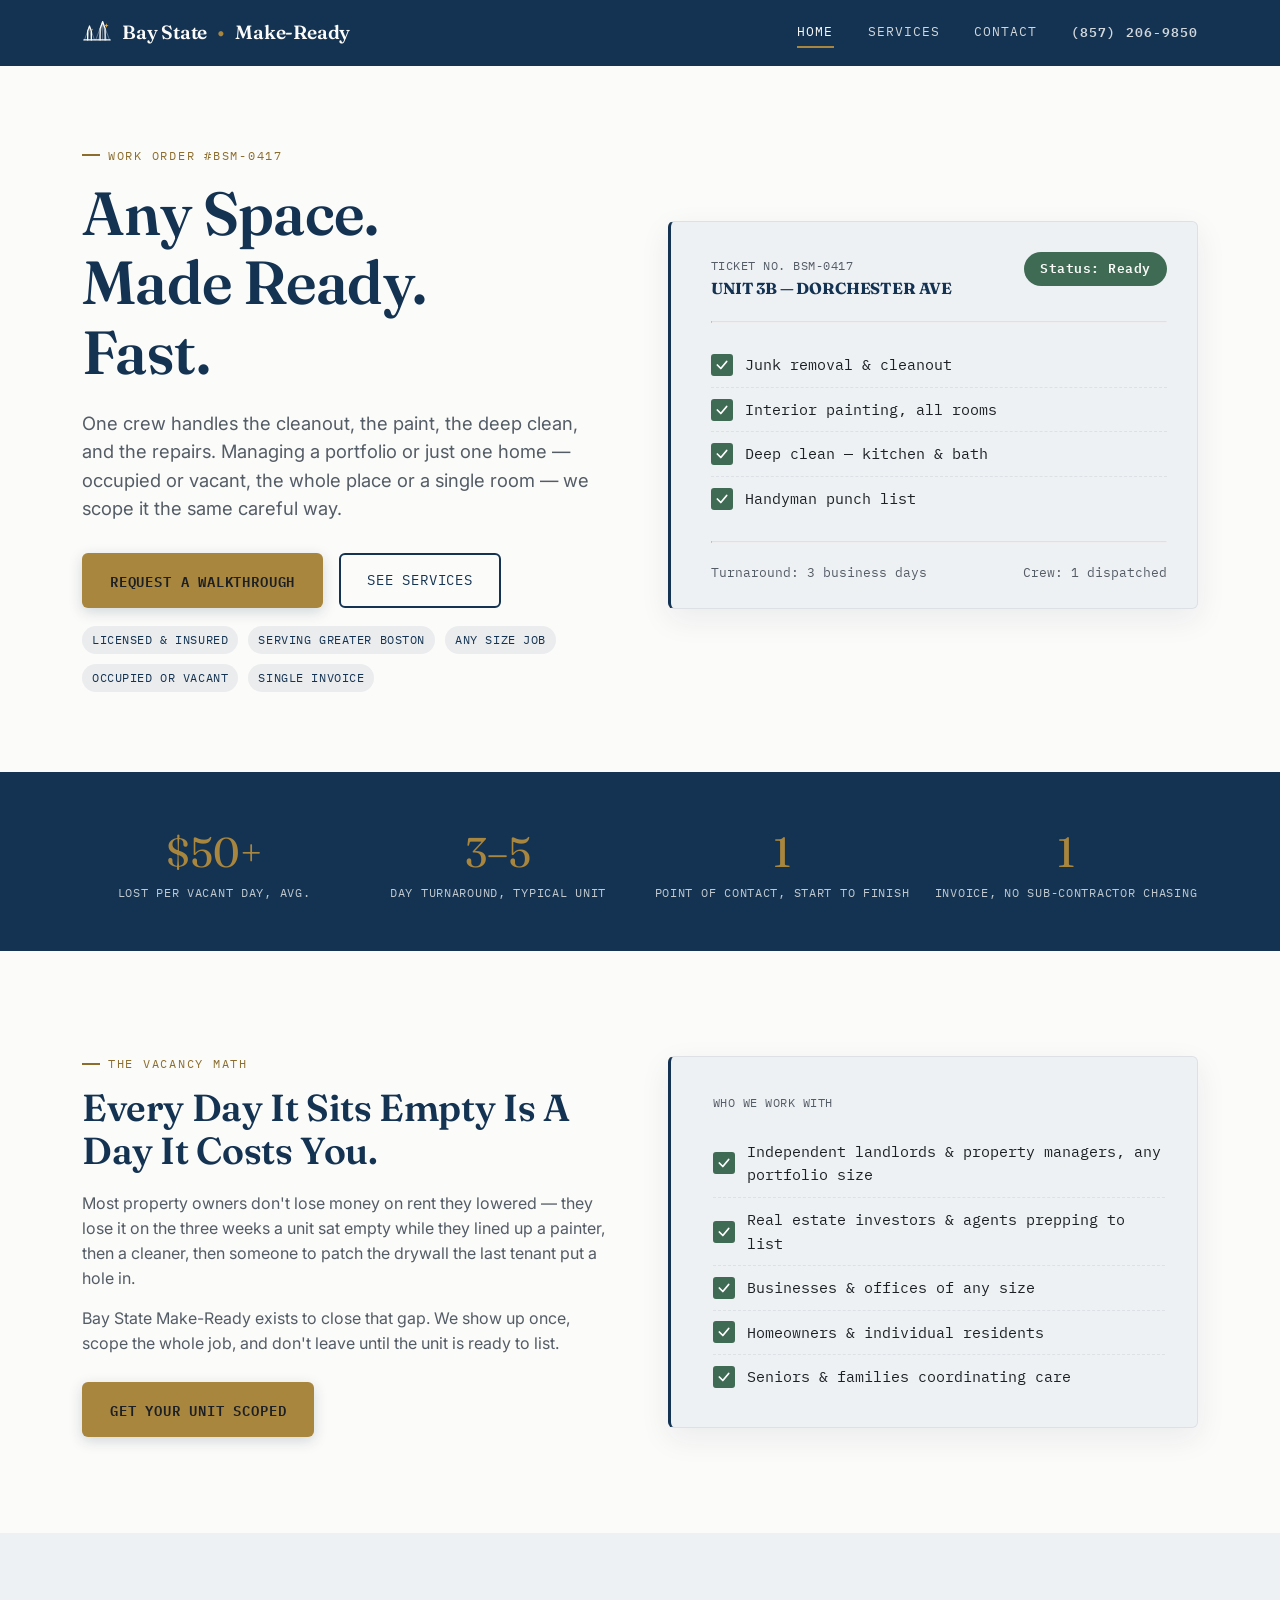
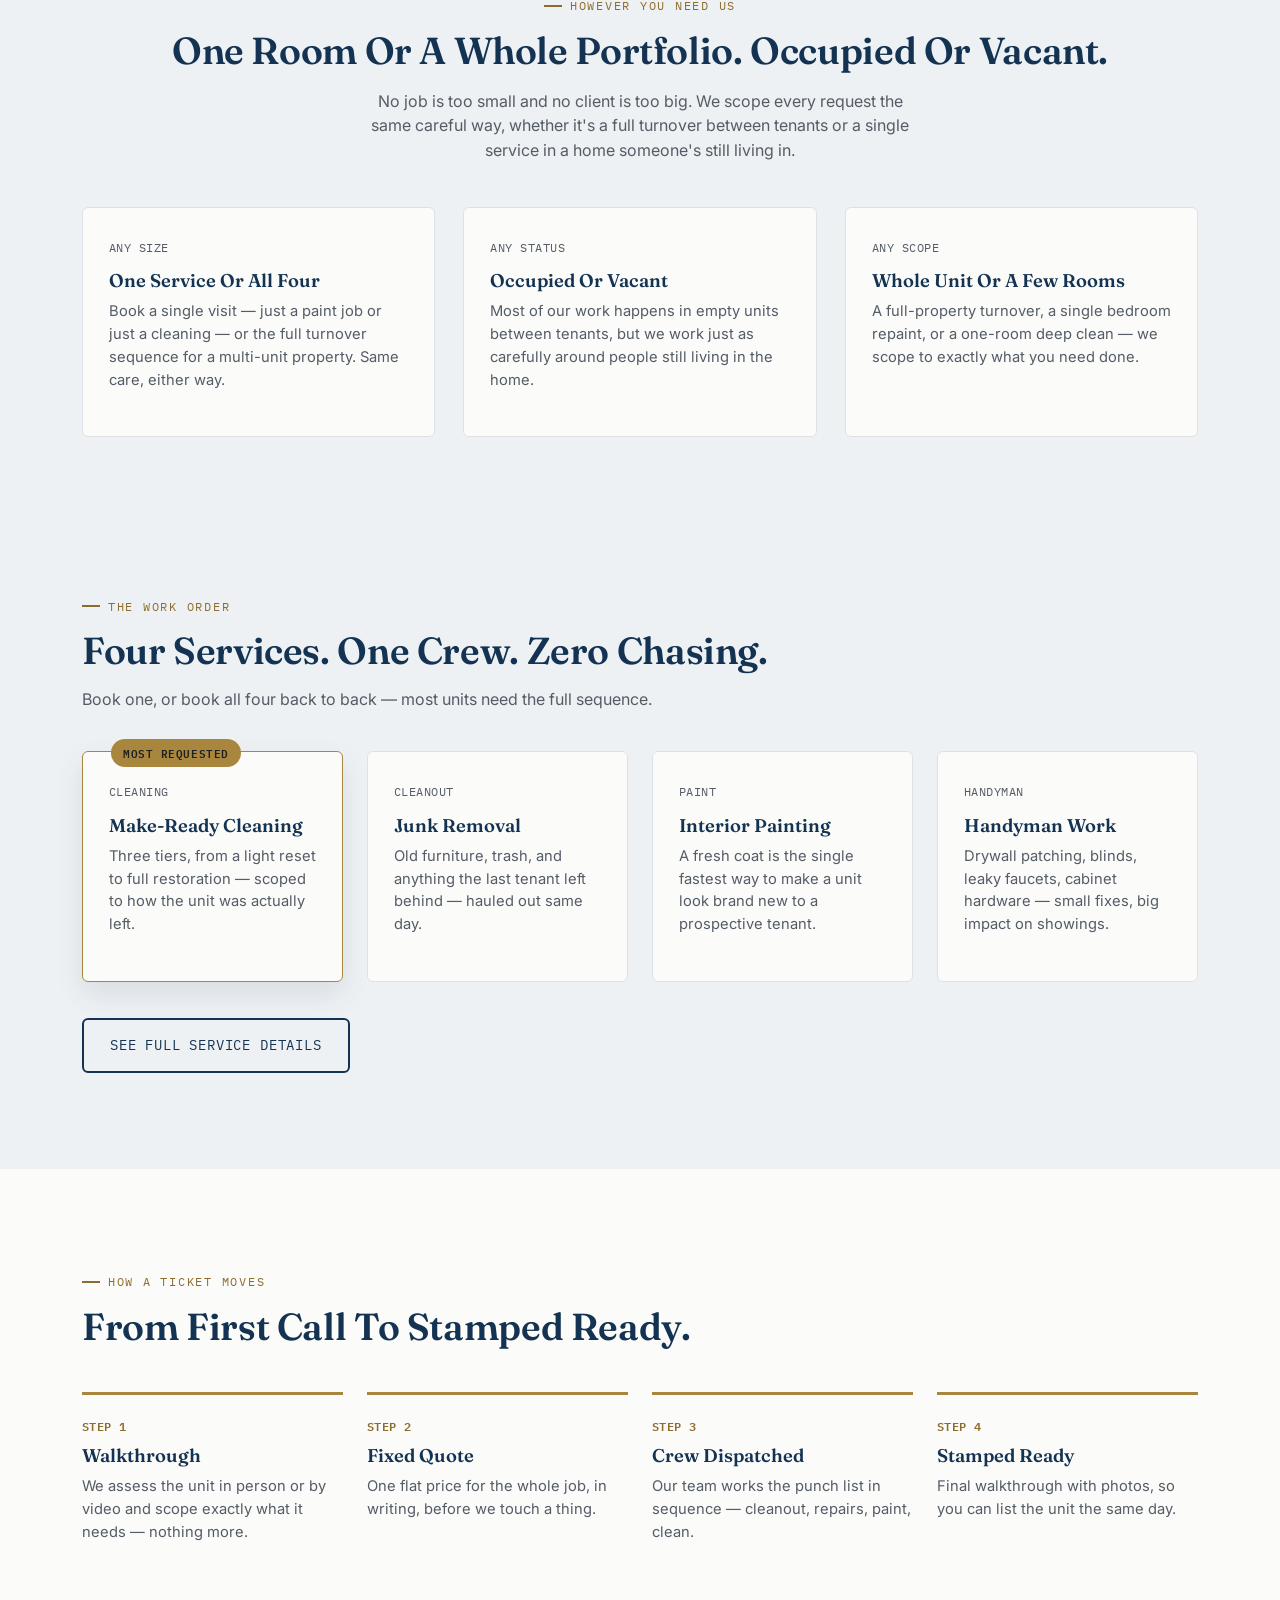
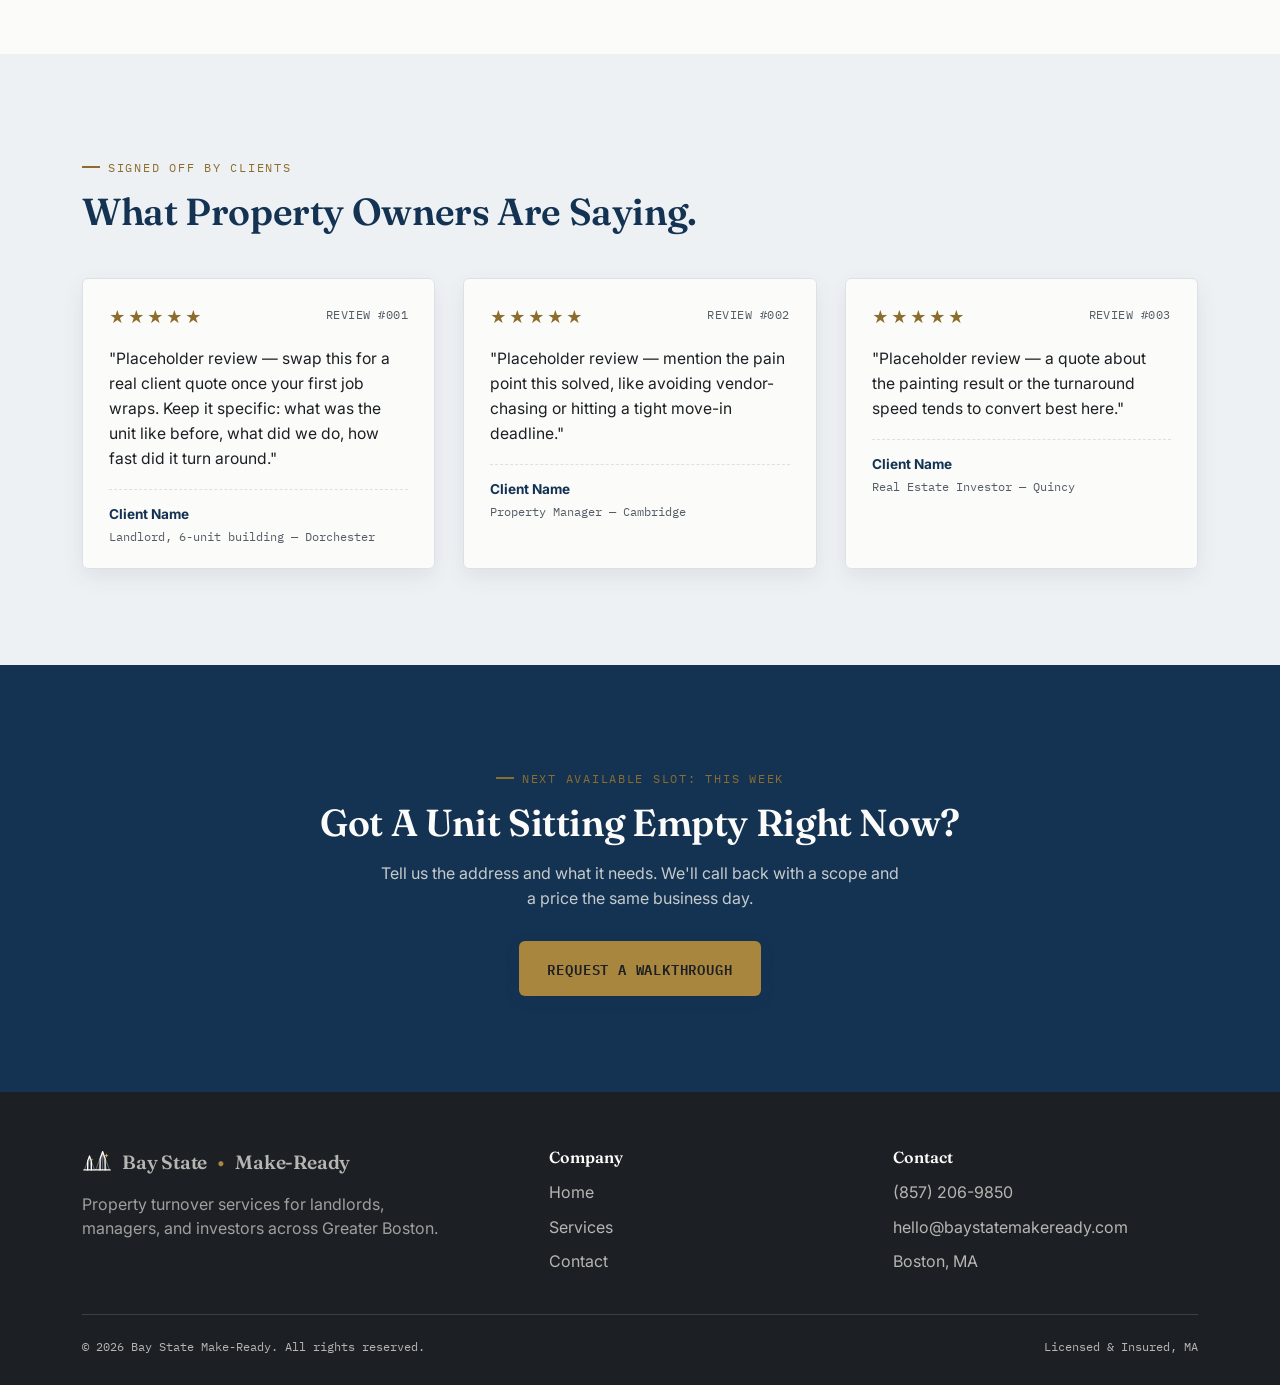
<file: index.html>
<!DOCTYPE html>
<html lang="en">
<head>
<meta charset="UTF-8">
<meta name="viewport" content="width=device-width, initial-scale=1.0">
<title>Bay State Make-Ready | Property Turnover Services, Boston MA</title>
<meta name="description" content="Junk removal, painting, deep cleaning, and handyman repairs — one crew, one invoice, one point of contact. Bay State Make-Ready serves property managers, businesses, and homeowners across Greater Boston, occupied or vacant, any size job.">
<link rel="preconnect" href="https://fonts.googleapis.com">
<link rel="preconnect" href="https://fonts.gstatic.com" crossorigin>
<link href="https://fonts.googleapis.com/css2?family=Fraunces:ital,wght@0,500;0,600;0,700;1,600&family=IBM+Plex+Mono:wght@400;600&family=Inter:wght@400;500;600;700&display=swap" rel="stylesheet">
<link rel="stylesheet" href="styles.css">
</head>
<body>

<header class="site">
  <div class="nav-row">
    <a href="index.html" class="logo"><svg class="brand-mark" width="30" height="30" viewBox="0 0 48 48" fill="none" xmlns="http://www.w3.org/2000/svg" aria-hidden="true"><line x1="3" y1="35" x2="45" y2="35" stroke="currentColor" stroke-width="2" stroke-linecap="round"/><path d="M9 35V21L12 13L15 21V35" stroke="currentColor" stroke-width="2" stroke-linejoin="round" stroke-linecap="round"/><path d="M29 35V17L33 6L37 17V35" stroke="currentColor" stroke-width="2" stroke-linejoin="round" stroke-linecap="round"/><path d="M12 13L4 35M12 13L9 35M12 13L15 35M12 13L20 35" stroke="currentColor" stroke-width="1" stroke-linecap="round" opacity="0.55"/><path d="M33 6L22 35M33 6L27 35M33 6L33 35M33 6L39 35M33 6L44 35" stroke="currentColor" stroke-width="1" stroke-linecap="round" opacity="0.55"/><path d="M39 8.5L40 11L42.5 12L40 13L39 15.5L38 13L35.5 12L38 11Z" fill="#D9A94A"/><path d="M16 16.5L16.6 18L18.1 18.6L16.6 19.2L16 20.7L15.4 19.2L13.9 18.6L15.4 18Z" fill="#D9A94A"/></svg>Bay State<span class="dot">•</span>Make-Ready</a>
    <button class="menu-toggle" id="menuToggle" aria-label="Toggle menu" aria-expanded="false">☰</button>
    <nav class="links" id="navLinks">
      <a href="index.html" class="active">Home</a>
      <a href="services.html">Services</a>
      <a href="contact.html">Contact</a>
      <a href="contact.html" class="nav-phone">(857) 206-9850</a>
    </nav>
  </div>
</header>

<!-- HERO -->
<section style="padding-top:72px; padding-bottom:80px;">
  <div class="wrap grid-2">
    <div>
      <span class="eyebrow">Work Order #BSM-0417</span>
      <h1>Any Space.<br>Made Ready.<br>Fast.</h1>
      <p style="font-size:1.15rem; margin-top:22px; max-width:46ch;">One crew handles the cleanout, the paint, the deep clean, and the repairs. Managing a portfolio or just one home — occupied or vacant, the whole place or a single room — we scope it the same careful way.</p>
      <div style="display:flex; gap:16px; flex-wrap:wrap; margin-top:30px;">
        <a href="contact.html" class="btn btn-primary">Request a Walkthrough</a>
        <a href="services.html" class="btn btn-ghost">See Services</a>
      </div>
      <div class="tag-row">
        <span class="tag">Licensed &amp; Insured</span>
        <span class="tag">Serving Greater Boston</span>
        <span class="tag">Any Size Job</span>
        <span class="tag">Occupied or Vacant</span>
        <span class="tag">Single Invoice</span>
      </div>
    </div>

    <div>
      <div class="ticket" style="padding:30px 30px 26px 40px;">
        <div style="display:flex; justify-content:space-between; align-items:flex-start;">
          <div>
            <span class="ticket-no">TICKET NO. BSM-0417</span><br>
            <strong style="font-family:var(--font-display); color:var(--blueprint); text-transform:uppercase; letter-spacing:-0.01em;">Unit 3B — Dorchester Ave</strong>
          </div>
          <span class="stamp">Status: Ready</span>
        </div>
        <hr class="ticket-perf" style="margin:20px 0;">
        <div id="checklist">
          <div class="check-item" data-delay="0"><span class="check-box"><svg viewBox="0 0 24 24" fill="none"><path d="M4 12l6 6L20 6" stroke="var(--ink)" stroke-width="3" stroke-linecap="round" stroke-linejoin="round"/></svg></span> Junk removal &amp; cleanout</div>
          <div class="check-item" data-delay="150"><span class="check-box"><svg viewBox="0 0 24 24" fill="none"><path d="M4 12l6 6L20 6" stroke="var(--ink)" stroke-width="3" stroke-linecap="round" stroke-linejoin="round"/></svg></span> Interior painting, all rooms</div>
          <div class="check-item" data-delay="300"><span class="check-box"><svg viewBox="0 0 24 24" fill="none"><path d="M4 12l6 6L20 6" stroke="var(--ink)" stroke-width="3" stroke-linecap="round" stroke-linejoin="round"/></svg></span> Deep clean — kitchen &amp; bath</div>
          <div class="check-item" data-delay="450"><span class="check-box"><svg viewBox="0 0 24 24" fill="none"><path d="M4 12l6 6L20 6" stroke="var(--ink)" stroke-width="3" stroke-linecap="round" stroke-linejoin="round"/></svg></span> Handyman punch list</div>
        </div>
        <hr class="ticket-perf" style="margin:20px 0;">
        <div style="display:flex; justify-content:space-between; font-family:var(--font-mono); font-size:0.8rem; color:var(--ink-soft);">
          <span>Turnaround: 3 business days</span>
          <span>Crew: 1 dispatched</span>
        </div>
      </div>
    </div>
  </div>
</section>

<!-- STAT BAND -->
<section class="section-dark" style="padding:48px 0;">
  <div class="wrap stat-band reveal">
    <div><div class="stat-num">$50+</div><div class="stat-label">Lost Per Vacant Day, Avg.</div></div>
    <div><div class="stat-num">3–5</div><div class="stat-label">Day Turnaround, Typical Unit</div></div>
    <div><div class="stat-num">1</div><div class="stat-label">Point of Contact, Start to Finish</div></div>
    <div><div class="stat-num">1</div><div class="stat-label">Invoice, No Sub-Contractor Chasing</div></div>
  </div>
</section>

<!-- WHY IT MATTERS -->
<section>
  <div class="wrap grid-2 reveal">
    <div>
      <span class="eyebrow">The Vacancy Math</span>
      <h2>Every Day It Sits Empty Is A Day It Costs You.</h2>
      <p style="margin-top:18px;">Most property owners don't lose money on rent they lowered — they lose it on the three weeks a unit sat empty while they lined up a painter, then a cleaner, then someone to patch the drywall the last tenant put a hole in.</p>
      <p>Bay State Make-Ready exists to close that gap. We show up once, scope the whole job, and don't leave until the unit is ready to list.</p>
      <a href="contact.html" class="btn btn-primary" style="margin-top:10px;">Get Your Unit Scoped</a>
    </div>
    <div class="ticket" style="padding:32px 32px 28px 42px;">
      <span class="ticket-no">WHO WE WORK WITH</span>
      <div style="margin-top:16px;">
        <div class="check-item checked"><span class="check-box"><svg viewBox="0 0 24 24" fill="none"><path d="M4 12l6 6L20 6" stroke="white" stroke-width="3" stroke-linecap="round" stroke-linejoin="round"/></svg></span> Independent landlords &amp; property managers, any portfolio size</div>
        <div class="check-item checked"><span class="check-box"><svg viewBox="0 0 24 24" fill="none"><path d="M4 12l6 6L20 6" stroke="white" stroke-width="3" stroke-linecap="round" stroke-linejoin="round"/></svg></span> Real estate investors &amp; agents prepping to list</div>
        <div class="check-item checked"><span class="check-box"><svg viewBox="0 0 24 24" fill="none"><path d="M4 12l6 6L20 6" stroke="white" stroke-width="3" stroke-linecap="round" stroke-linejoin="round"/></svg></span> Businesses &amp; offices of any size</div>
        <div class="check-item checked"><span class="check-box"><svg viewBox="0 0 24 24" fill="none"><path d="M4 12l6 6L20 6" stroke="white" stroke-width="3" stroke-linecap="round" stroke-linejoin="round"/></svg></span> Homeowners &amp; individual residents</div>
        <div class="check-item checked"><span class="check-box"><svg viewBox="0 0 24 24" fill="none"><path d="M4 12l6 6L20 6" stroke="white" stroke-width="3" stroke-linecap="round" stroke-linejoin="round"/></svg></span> Seniors &amp; families coordinating care</div>
      </div>
    </div>
  </div>
</section>

<!-- FLEXIBILITY BAND -->
<section class="section-alt" style="padding-top:56px; padding-bottom:56px;">
  <div class="wrap reveal" style="text-align:center;">
    <span class="eyebrow" style="justify-content:center;">However You Need Us</span>
    <h2>One Room Or A Whole Portfolio. Occupied Or Vacant.</h2>
    <p style="max-width:56ch; margin:16px auto 0;">No job is too small and no client is too big. We scope every request the same careful way, whether it's a full turnover between tenants or a single service in a home someone's still living in.</p>

    <div class="grid-3" style="margin-top:44px; text-align:left;">
      <div class="service-card">
        <span class="ticket-no">ANY SIZE</span>
        <h3>One Service Or All Four</h3>
        <p style="margin-top:8px; font-size:0.92rem;">Book a single visit — just a paint job or just a cleaning — or the full turnover sequence for a multi-unit property. Same care, either way.</p>
      </div>
      <div class="service-card">
        <span class="ticket-no">ANY STATUS</span>
        <h3>Occupied Or Vacant</h3>
        <p style="margin-top:8px; font-size:0.92rem;">Most of our work happens in empty units between tenants, but we work just as carefully around people still living in the home.</p>
      </div>
      <div class="service-card">
        <span class="ticket-no">ANY SCOPE</span>
        <h3>Whole Unit Or A Few Rooms</h3>
        <p style="margin-top:8px; font-size:0.92rem;">A full-property turnover, a single bedroom repaint, or a one-room deep clean — we scope to exactly what you need done.</p>
      </div>
    </div>
  </div>
</section>

<!-- SERVICES -->
<section class="section-alt">
  <div class="wrap reveal">
    <span class="eyebrow">The Work Order</span>
    <h2>Four Services. One Crew. Zero Chasing.</h2>
    <p style="margin-top:14px; max-width:60ch;">Book one, or book all four back to back — most units need the full sequence.</p>

    <div class="grid-4" style="margin-top:40px;">
      <div class="service-card featured">
        <span class="tier-badge">Most Requested</span>
        <span class="ticket-no">CLEANING</span>
        <h3>Make-Ready Cleaning</h3>
        <p style="margin-top:8px; font-size:0.92rem;">Three tiers, from a light reset to full restoration — scoped to how the unit was actually left.</p>
      </div>
      <div class="service-card">
        <span class="ticket-no">CLEANOUT</span>
        <h3>Junk Removal</h3>
        <p style="margin-top:8px; font-size:0.92rem;">Old furniture, trash, and anything the last tenant left behind — hauled out same day.</p>
      </div>
      <div class="service-card">
        <span class="ticket-no">PAINT</span>
        <h3>Interior Painting</h3>
        <p style="margin-top:8px; font-size:0.92rem;">A fresh coat is the single fastest way to make a unit look brand new to a prospective tenant.</p>
      </div>
      <div class="service-card">
        <span class="ticket-no">HANDYMAN</span>
        <h3>Handyman Work</h3>
        <p style="margin-top:8px; font-size:0.92rem;">Drywall patching, blinds, leaky faucets, cabinet hardware — small fixes, big impact on showings.</p>
      </div>
    </div>

    <div style="margin-top:36px;">
      <a href="services.html" class="btn btn-ghost">See Full Service Details</a>
    </div>
  </div>
</section>

<!-- PROCESS -->
<section>
  <div class="wrap reveal">
    <span class="eyebrow">How A Ticket Moves</span>
    <h2>From First Call To Stamped Ready.</h2>

    <div class="timeline" style="margin-top:44px;">
      <div class="timeline-step">
        <span class="ticket-no">STEP 1</span>
        <h3 style="margin-top:8px;">Walkthrough</h3>
        <p style="margin-top:8px; font-size:0.92rem;">We assess the unit in person or by video and scope exactly what it needs — nothing more.</p>
      </div>
      <div class="timeline-step">
        <span class="ticket-no">STEP 2</span>
        <h3 style="margin-top:8px;">Fixed Quote</h3>
        <p style="margin-top:8px; font-size:0.92rem;">One flat price for the whole job, in writing, before we touch a thing.</p>
      </div>
      <div class="timeline-step">
        <span class="ticket-no">STEP 3</span>
        <h3 style="margin-top:8px;">Crew Dispatched</h3>
        <p style="margin-top:8px; font-size:0.92rem;">Our team works the punch list in sequence — cleanout, repairs, paint, clean.</p>
      </div>
      <div class="timeline-step">
        <span class="ticket-no">STEP 4</span>
        <h3 style="margin-top:8px;">Stamped Ready</h3>
        <p style="margin-top:8px; font-size:0.92rem;">Final walkthrough with photos, so you can list the unit the same day.</p>
      </div>
    </div>
  </div>
</section>

<!-- ============================================
     TESTIMONIALS — placeholder content below.
     Swap the name, unit, quote, and star count in
     each .review-card once you have real reviews.
     Duplicate a .review-card block to add more.
     ============================================ -->
<section class="section-alt">
  <div class="wrap reveal">
    <span class="eyebrow">Signed Off By Clients</span>
    <h2>What Property Owners Are Saying.</h2>

    <div class="grid-3" style="margin-top:44px;">

      <!-- REVIEW 1 (placeholder — replace with a real client quote) -->
      <div class="review-card">
        <div style="display:flex; justify-content:space-between; align-items:flex-start;">
          <span class="stars">★★★★★</span>
          <span class="ticket-no">REVIEW #001</span>
        </div>
        <p class="review-quote">"Placeholder review — swap this for a real client quote once your first job wraps. Keep it specific: what was the unit like before, what did we do, how fast did it turn around."</p>
        <div class="review-meta">
          <strong>Client Name</strong>
          <span>Landlord, 6-unit building — Dorchester</span>
        </div>
      </div>

      <!-- REVIEW 2 (placeholder) -->
      <div class="review-card">
        <div style="display:flex; justify-content:space-between; align-items:flex-start;">
          <span class="stars">★★★★★</span>
          <span class="ticket-no">REVIEW #002</span>
        </div>
        <p class="review-quote">"Placeholder review — mention the pain point this solved, like avoiding vendor-chasing or hitting a tight move-in deadline."</p>
        <div class="review-meta">
          <strong>Client Name</strong>
          <span>Property Manager — Cambridge</span>
        </div>
      </div>

      <!-- REVIEW 3 (placeholder) -->
      <div class="review-card">
        <div style="display:flex; justify-content:space-between; align-items:flex-start;">
          <span class="stars">★★★★★</span>
          <span class="ticket-no">REVIEW #003</span>
        </div>
        <p class="review-quote">"Placeholder review — a quote about the painting result or the turnaround speed tends to convert best here."</p>
        <div class="review-meta">
          <strong>Client Name</strong>
          <span>Real Estate Investor — Quincy</span>
        </div>
      </div>

    </div>
  </div>
</section>

<!-- CTA BAND -->
<section class="section-dark">
  <div class="wrap" style="text-align:center;">
    <span class="eyebrow" style="justify-content:center;">Next Available Slot: This Week</span>
    <h2>Got A Unit Sitting Empty Right Now?</h2>
    <p style="max-width:52ch; margin:16px auto 30px;">Tell us the address and what it needs. We'll call back with a scope and a price the same business day.</p>
    <a href="contact.html" class="btn btn-primary">Request a Walkthrough</a>
  </div>
</section>

<footer class="site">
  <div class="wrap">
    <div class="footer-grid">
      <div>
        <a href="index.html" class="logo" style="margin-bottom:14px;"><svg class="brand-mark" width="30" height="30" viewBox="0 0 48 48" fill="none" xmlns="http://www.w3.org/2000/svg" aria-hidden="true"><line x1="3" y1="35" x2="45" y2="35" stroke="currentColor" stroke-width="2" stroke-linecap="round"/><path d="M9 35V21L12 13L15 21V35" stroke="currentColor" stroke-width="2" stroke-linejoin="round" stroke-linecap="round"/><path d="M29 35V17L33 6L37 17V35" stroke="currentColor" stroke-width="2" stroke-linejoin="round" stroke-linecap="round"/><path d="M12 13L4 35M12 13L9 35M12 13L15 35M12 13L20 35" stroke="currentColor" stroke-width="1" stroke-linecap="round" opacity="0.55"/><path d="M33 6L22 35M33 6L27 35M33 6L33 35M33 6L39 35M33 6L44 35" stroke="currentColor" stroke-width="1" stroke-linecap="round" opacity="0.55"/><path d="M39 8.5L40 11L42.5 12L40 13L39 15.5L38 13L35.5 12L38 11Z" fill="#D9A94A"/><path d="M16 16.5L16.6 18L18.1 18.6L16.6 19.2L16 20.7L15.4 19.2L13.9 18.6L15.4 18Z" fill="#D9A94A"/></svg>Bay State<span class="dot">•</span>Make-Ready</a>
        <p style="color:rgba(247,245,238,0.6); max-width:36ch; margin-top:14px;">Property turnover services for landlords, managers, and investors across Greater Boston.</p>
      </div>
      <div>
        <h3>Company</h3>
        <div style="display:flex; flex-direction:column; gap:10px; margin-top:14px;">
          <a href="index.html">Home</a>
          <a href="services.html">Services</a>
          <a href="contact.html">Contact</a>
        </div>
      </div>
      <div>
        <h3>Contact</h3>
        <div style="display:flex; flex-direction:column; gap:10px; margin-top:14px;">
          <a href="tel:8572069850">(857) 206-9850</a>
          <a href="mailto:hello@baystatemakeready.com">hello@baystatemakeready.com</a>
          <span>Boston, MA</span>
        </div>
      </div>
    </div>
    <div class="footer-bottom">
      <span>© 2026 Bay State Make-Ready. All rights reserved.</span>
      <span>Licensed &amp; Insured, MA</span>
    </div>
  </div>
</footer>

<script src="script.js"></script>
</body>
</html>
</file>
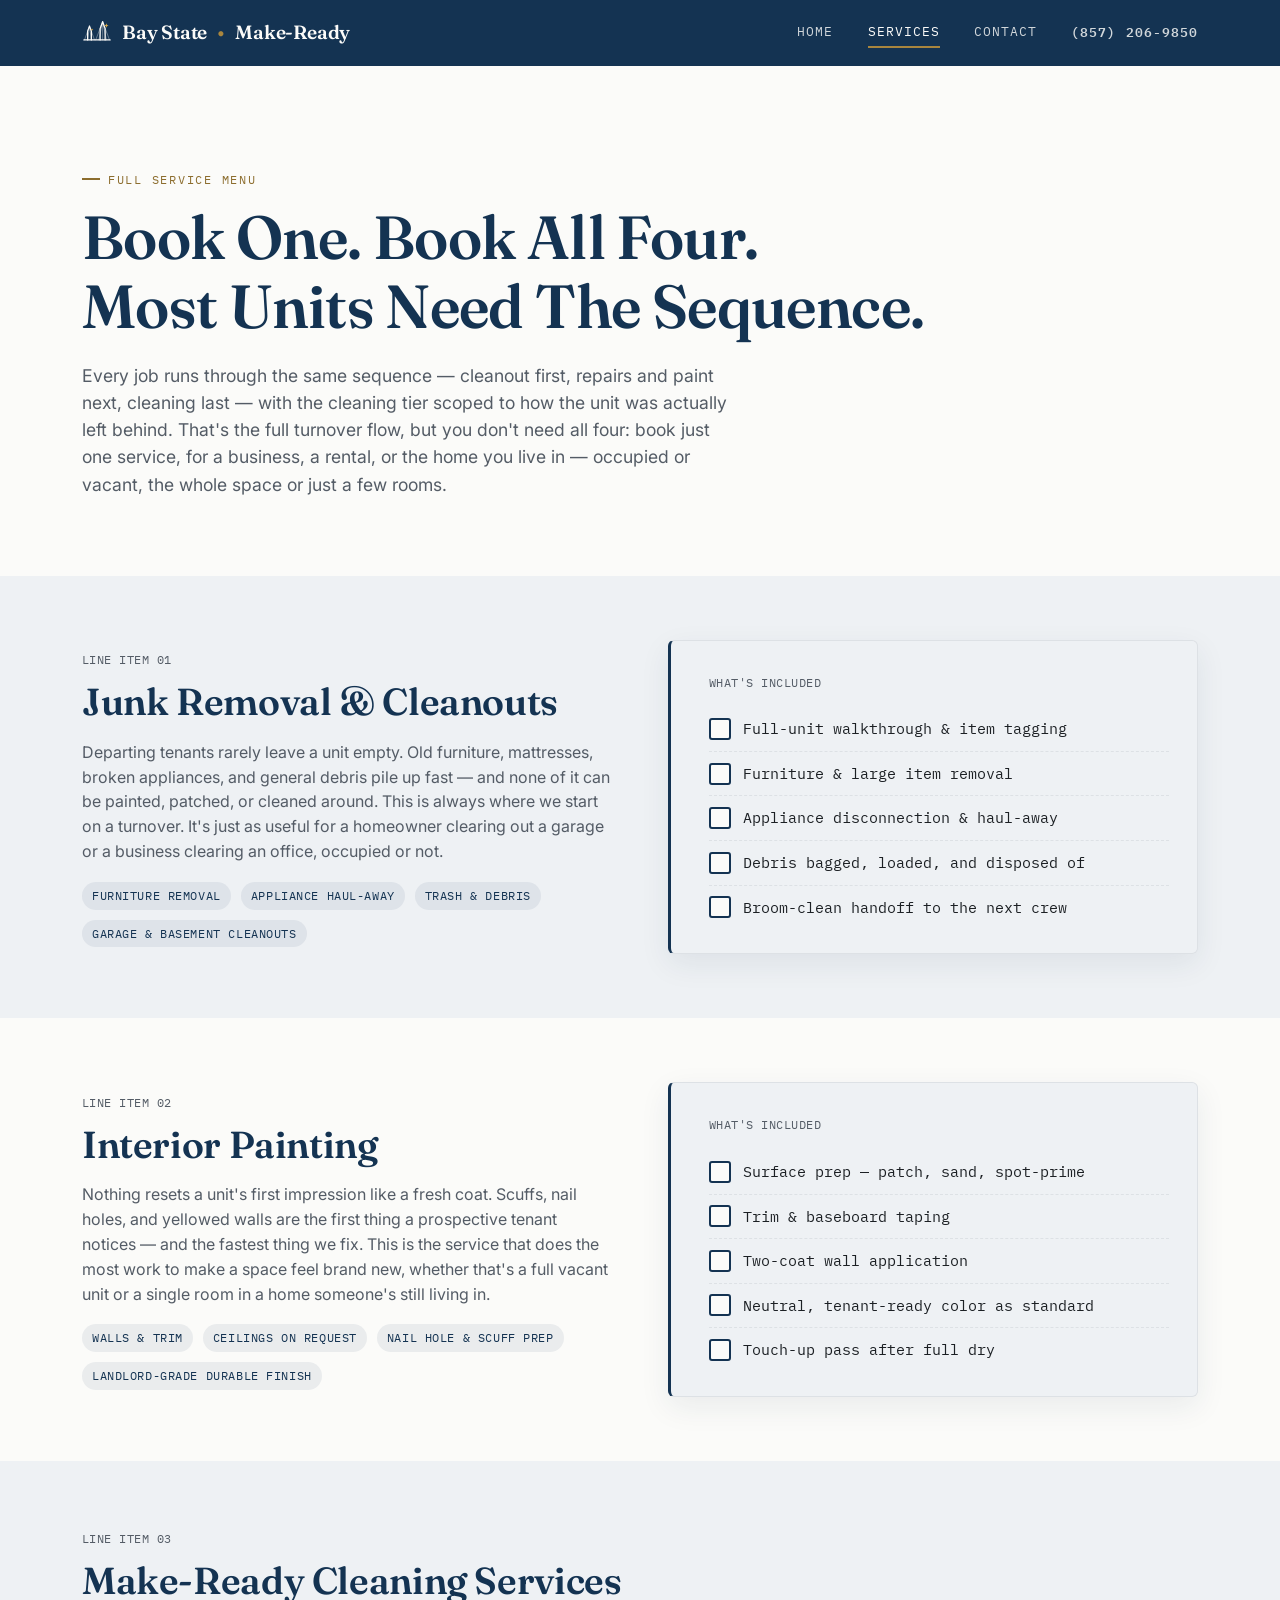
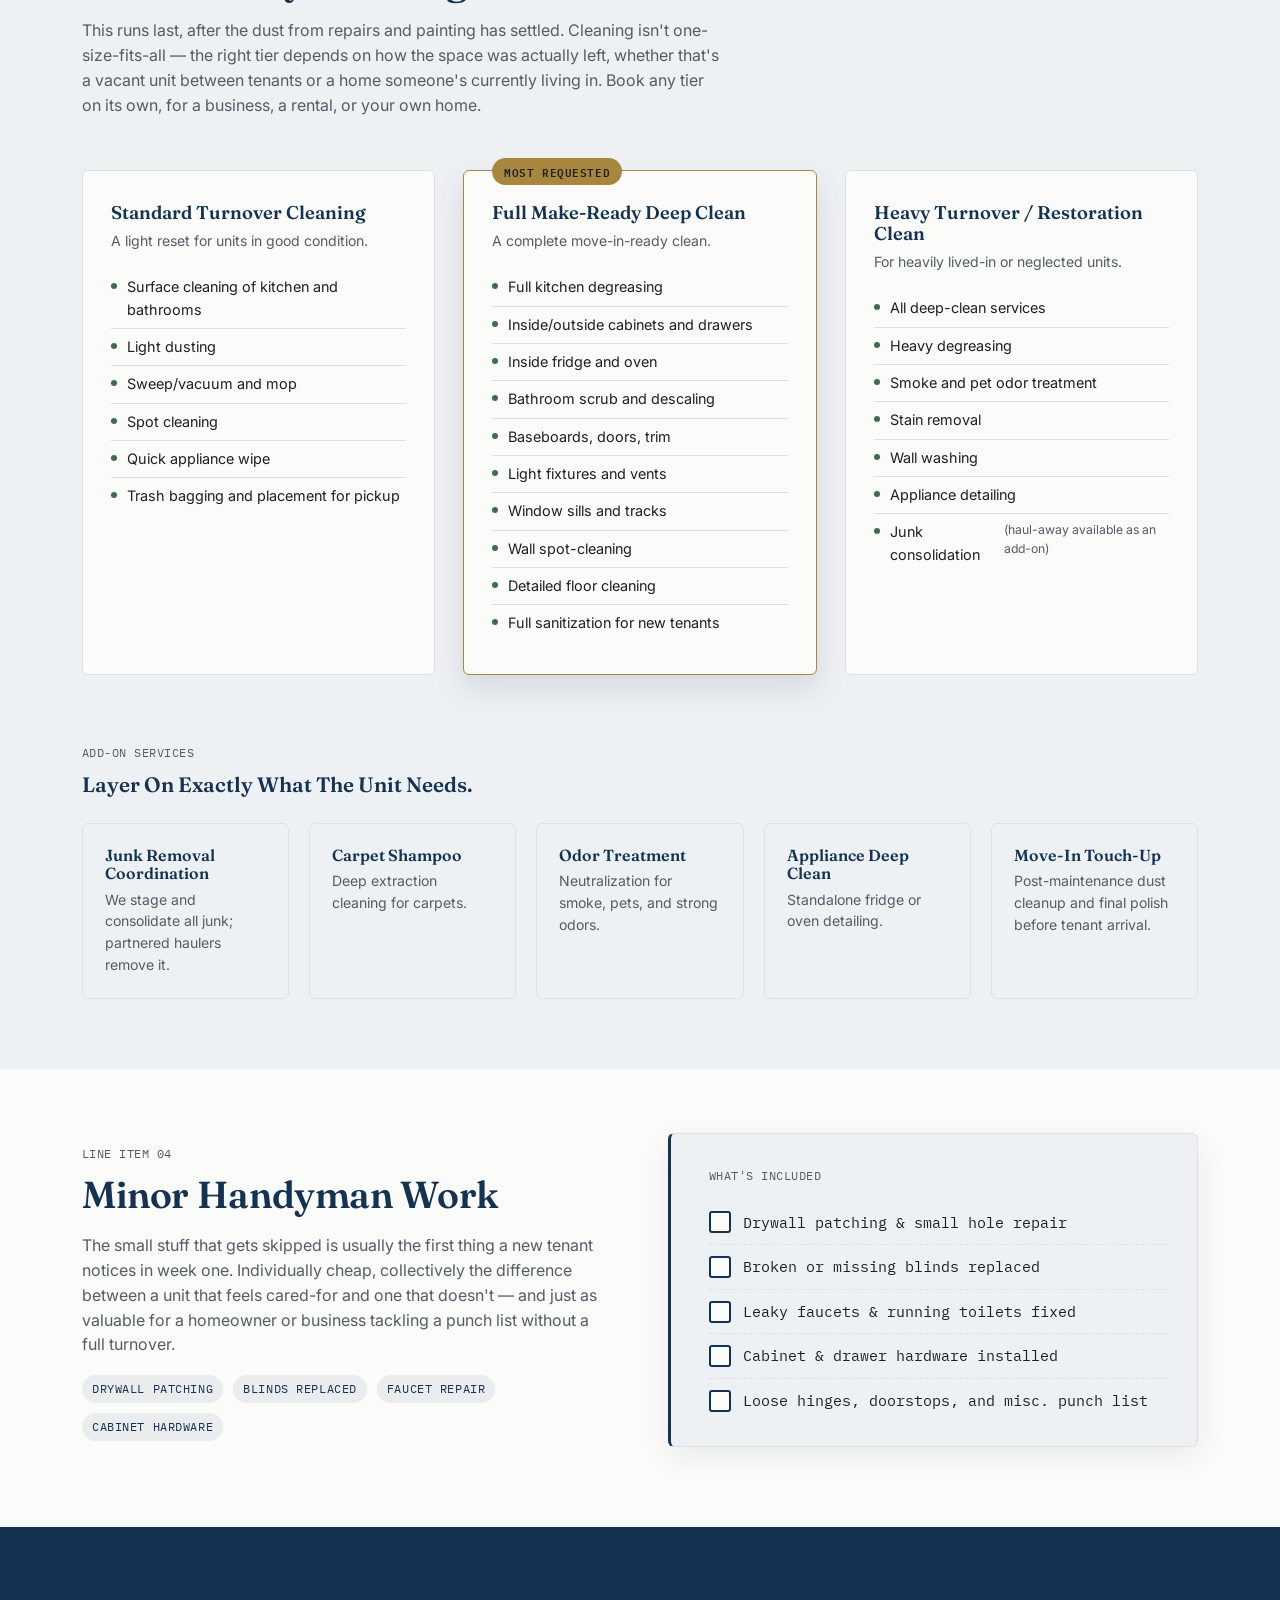
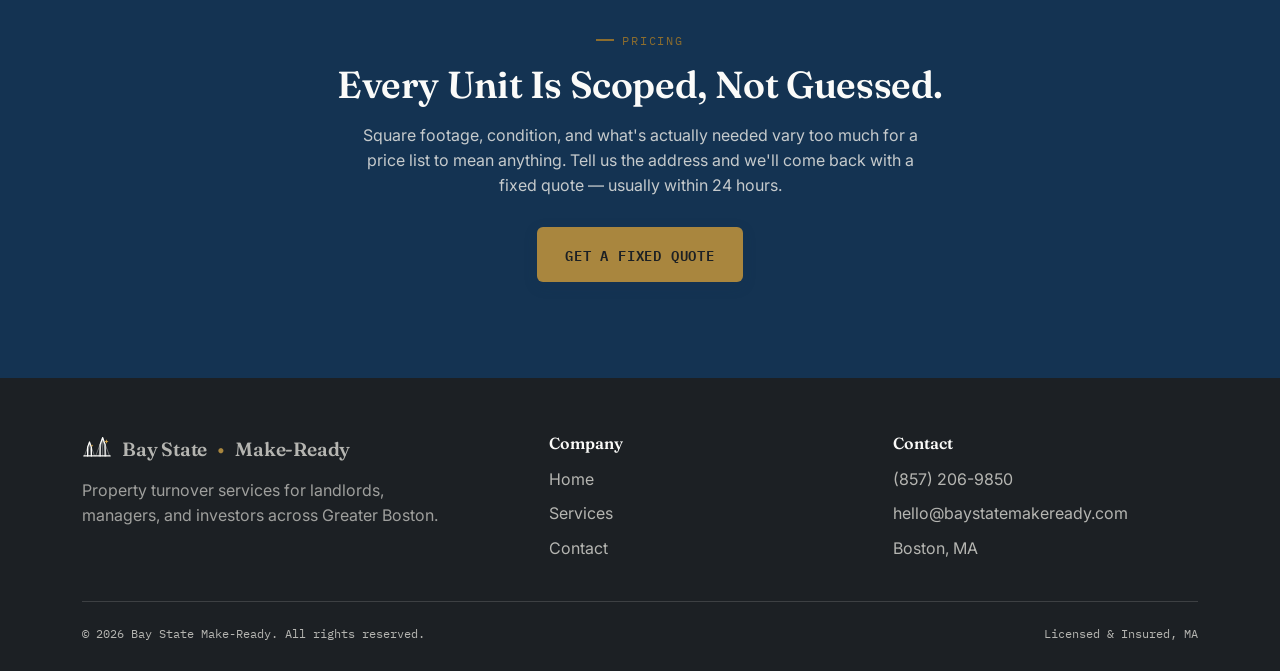
<file: services.html>
<!DOCTYPE html>
<html lang="en">
<head>
<meta charset="UTF-8">
<meta name="viewport" content="width=device-width, initial-scale=1.0">
<title>Services | Bay State Make-Ready</title>
<meta name="description" content="Junk removal, interior painting, deep cleaning, and handyman repairs for homes and businesses across Greater Boston — occupied or vacant, whole property or a single room. See exactly what's included in each service.">
<link rel="preconnect" href="https://fonts.googleapis.com">
<link rel="preconnect" href="https://fonts.gstatic.com" crossorigin>
<link href="https://fonts.googleapis.com/css2?family=Fraunces:ital,wght@0,500;0,600;0,700;1,600&family=IBM+Plex+Mono:wght@400;600&family=Inter:wght@400;500;600;700&display=swap" rel="stylesheet">
<link rel="stylesheet" href="styles.css">
</head>
<body>

<header class="site">
  <div class="nav-row">
    <a href="index.html" class="logo"><svg class="brand-mark" width="30" height="30" viewBox="0 0 48 48" fill="none" xmlns="http://www.w3.org/2000/svg" aria-hidden="true"><line x1="3" y1="35" x2="45" y2="35" stroke="currentColor" stroke-width="2" stroke-linecap="round"/><path d="M9 35V21L12 13L15 21V35" stroke="currentColor" stroke-width="2" stroke-linejoin="round" stroke-linecap="round"/><path d="M29 35V17L33 6L37 17V35" stroke="currentColor" stroke-width="2" stroke-linejoin="round" stroke-linecap="round"/><path d="M12 13L4 35M12 13L9 35M12 13L15 35M12 13L20 35" stroke="currentColor" stroke-width="1" stroke-linecap="round" opacity="0.55"/><path d="M33 6L22 35M33 6L27 35M33 6L33 35M33 6L39 35M33 6L44 35" stroke="currentColor" stroke-width="1" stroke-linecap="round" opacity="0.55"/><path d="M39 8.5L40 11L42.5 12L40 13L39 15.5L38 13L35.5 12L38 11Z" fill="#D9A94A"/><path d="M16 16.5L16.6 18L18.1 18.6L16.6 19.2L16 20.7L15.4 19.2L13.9 18.6L15.4 18Z" fill="#D9A94A"/></svg>Bay State<span class="dot">•</span>Make-Ready</a>
    <button class="menu-toggle" id="menuToggle" aria-label="Toggle menu" aria-expanded="false">☰</button>
    <nav class="links" id="navLinks">
      <a href="index.html">Home</a>
      <a href="services.html" class="active">Services</a>
      <a href="contact.html">Contact</a>
      <a href="contact.html" class="nav-phone">(857) 206-9850</a>
    </nav>
  </div>
</header>

<section style="padding-bottom:60px;">
  <div class="wrap">
    <span class="eyebrow">Full Service Menu</span>
    <h1>Book One. Book All Four.<br>Most Units Need The Sequence.</h1>
    <p style="font-size:1.1rem; max-width:60ch; margin-top:20px;">Every job runs through the same sequence — cleanout first, repairs and paint next, cleaning last — with the cleaning tier scoped to how the unit was actually left behind. That's the full turnover flow, but you don't need all four: book just one service, for a business, a rental, or the home you live in — occupied or vacant, the whole space or just a few rooms.</p>
  </div>
</section>

<!-- SERVICE 01 -->
<section class="section-alt" style="padding-top:64px; padding-bottom:64px;">
  <div class="wrap grid-2 reveal">
    <div>
      <span class="ticket-no">LINE ITEM 01</span>
      <h2 style="margin-top:10px;">Junk Removal &amp; Cleanouts</h2>
      <p style="margin-top:16px;">Departing tenants rarely leave a unit empty. Old furniture, mattresses, broken appliances, and general debris pile up fast — and none of it can be painted, patched, or cleaned around. This is always where we start on a turnover. It's just as useful for a homeowner clearing out a garage or a business clearing an office, occupied or not.</p>
      <div class="tag-row">
        <span class="tag">Furniture removal</span>
        <span class="tag">Appliance haul-away</span>
        <span class="tag">Trash &amp; debris</span>
        <span class="tag">Garage &amp; basement cleanouts</span>
      </div>
    </div>
    <div class="ticket" style="padding:28px 28px 24px 38px;">
      <span class="ticket-no">WHAT'S INCLUDED</span>
      <div style="margin-top:14px;">
        <div class="check-item"><span class="check-box"></span> Full-unit walkthrough &amp; item tagging</div>
        <div class="check-item"><span class="check-box"></span> Furniture &amp; large item removal</div>
        <div class="check-item"><span class="check-box"></span> Appliance disconnection &amp; haul-away</div>
        <div class="check-item"><span class="check-box"></span> Debris bagged, loaded, and disposed of</div>
        <div class="check-item"><span class="check-box"></span> Broom-clean handoff to the next crew</div>
      </div>
    </div>
  </div>
</section>

<!-- SERVICE 02 -->
<section style="padding-top:64px; padding-bottom:64px;">
  <div class="wrap grid-2 reveal">
    <div>
      <span class="ticket-no">LINE ITEM 02</span>
      <h2 style="margin-top:10px;">Interior Painting</h2>
      <p style="margin-top:16px;">Nothing resets a unit's first impression like a fresh coat. Scuffs, nail holes, and yellowed walls are the first thing a prospective tenant notices — and the fastest thing we fix. This is the service that does the most work to make a space feel brand new, whether that's a full vacant unit or a single room in a home someone's still living in.</p>
      <div class="tag-row">
        <span class="tag">Walls &amp; trim</span>
        <span class="tag">Ceilings on request</span>
        <span class="tag">Nail hole &amp; scuff prep</span>
        <span class="tag">Landlord-grade durable finish</span>
      </div>
    </div>
    <div class="ticket" style="padding:28px 28px 24px 38px;">
      <span class="ticket-no">WHAT'S INCLUDED</span>
      <div style="margin-top:14px;">
        <div class="check-item"><span class="check-box"></span> Surface prep — patch, sand, spot-prime</div>
        <div class="check-item"><span class="check-box"></span> Trim &amp; baseboard taping</div>
        <div class="check-item"><span class="check-box"></span> Two-coat wall application</div>
        <div class="check-item"><span class="check-box"></span> Neutral, tenant-ready color as standard</div>
        <div class="check-item"><span class="check-box"></span> Touch-up pass after full dry</div>
      </div>
    </div>
  </div>
</section>

<!-- SERVICE 03 -->
<section class="section-alt" style="padding-top:64px; padding-bottom:70px;">
  <div class="wrap reveal">
    <span class="ticket-no">LINE ITEM 03</span>
    <h2 style="margin-top:10px;">Make-Ready Cleaning Services</h2>
    <p style="margin-top:16px; max-width:64ch;">This runs last, after the dust from repairs and painting has settled. Cleaning isn't one-size-fits-all — the right tier depends on how the space was actually left, whether that's a vacant unit between tenants or a home someone's currently living in. Book any tier on its own, for a business, a rental, or your own home.</p>

    <div class="grid-3" style="margin-top:52px; align-items:stretch;">

      <div class="tier-card">
        <h3>Standard Turnover Cleaning</h3>
        <p class="tier-tagline">A light reset for units in good condition.</p>
        <ul class="tier-list">
          <li>Surface cleaning of kitchen and bathrooms</li>
          <li>Light dusting</li>
          <li>Sweep/vacuum and mop</li>
          <li>Spot cleaning</li>
          <li>Quick appliance wipe</li>
          <li>Trash bagging and placement for pickup</li>
        </ul>
      </div>

      <div class="tier-card featured">
        <span class="tier-badge">Most Requested</span>
        <h3>Full Make-Ready Deep Clean</h3>
        <p class="tier-tagline">A complete move-in-ready clean.</p>
        <ul class="tier-list">
          <li>Full kitchen degreasing</li>
          <li>Inside/outside cabinets and drawers</li>
          <li>Inside fridge and oven</li>
          <li>Bathroom scrub and descaling</li>
          <li>Baseboards, doors, trim</li>
          <li>Light fixtures and vents</li>
          <li>Window sills and tracks</li>
          <li>Wall spot-cleaning</li>
          <li>Detailed floor cleaning</li>
          <li>Full sanitization for new tenants</li>
        </ul>
      </div>

      <div class="tier-card">
        <h3>Heavy Turnover / Restoration Clean</h3>
        <p class="tier-tagline">For heavily lived-in or neglected units.</p>
        <ul class="tier-list">
          <li>All deep-clean services</li>
          <li>Heavy degreasing</li>
          <li>Smoke and pet odor treatment</li>
          <li>Stain removal</li>
          <li>Wall washing</li>
          <li>Appliance detailing</li>
          <li>Junk consolidation <span style="color:var(--ink-soft); font-size:0.85em;">(haul-away available as an add-on)</span></li>
        </ul>
      </div>

    </div>

    <!-- ADD-ON SERVICES -->
    <div style="margin-top:64px;">
      <span class="ticket-no">ADD-ON SERVICES</span>
      <h3 style="margin-top:10px; font-size:1.3rem;">Layer On Exactly What The Unit Needs.</h3>
      <div class="grid-addons" style="margin-top:26px;">
        <div class="addon-card">
          <h3>Junk Removal Coordination</h3>
          <p>We stage and consolidate all junk; partnered haulers remove it.</p>
        </div>
        <div class="addon-card">
          <h3>Carpet Shampoo</h3>
          <p>Deep extraction cleaning for carpets.</p>
        </div>
        <div class="addon-card">
          <h3>Odor Treatment</h3>
          <p>Neutralization for smoke, pets, and strong odors.</p>
        </div>
        <div class="addon-card">
          <h3>Appliance Deep Clean</h3>
          <p>Standalone fridge or oven detailing.</p>
        </div>
        <div class="addon-card">
          <h3>Move-In Touch-Up</h3>
          <p>Post-maintenance dust cleanup and final polish before tenant arrival.</p>
        </div>
      </div>
    </div>
  </div>
</section>

<!-- SERVICE 04 -->
<section style="padding-top:64px; padding-bottom:80px;">
  <div class="wrap grid-2 reveal">
    <div>
      <span class="ticket-no">LINE ITEM 04</span>
      <h2 style="margin-top:10px;">Minor Handyman Work</h2>
      <p style="margin-top:16px;">The small stuff that gets skipped is usually the first thing a new tenant notices in week one. Individually cheap, collectively the difference between a unit that feels cared-for and one that doesn't — and just as valuable for a homeowner or business tackling a punch list without a full turnover.</p>
      <div class="tag-row">
        <span class="tag">Drywall patching</span>
        <span class="tag">Blinds replaced</span>
        <span class="tag">Faucet repair</span>
        <span class="tag">Cabinet hardware</span>
      </div>
    </div>
    <div class="ticket" style="padding:28px 28px 24px 38px;">
      <span class="ticket-no">WHAT'S INCLUDED</span>
      <div style="margin-top:14px;">
        <div class="check-item"><span class="check-box"></span> Drywall patching &amp; small hole repair</div>
        <div class="check-item"><span class="check-box"></span> Broken or missing blinds replaced</div>
        <div class="check-item"><span class="check-box"></span> Leaky faucets &amp; running toilets fixed</div>
        <div class="check-item"><span class="check-box"></span> Cabinet &amp; drawer hardware installed</div>
        <div class="check-item"><span class="check-box"></span> Loose hinges, doorstops, and misc. punch list</div>
      </div>
    </div>
  </div>
</section>

<!-- PRICING NOTE -->
<section class="section-dark">
  <div class="wrap reveal" style="text-align:center;">
    <span class="eyebrow" style="justify-content:center;">Pricing</span>
    <h2>Every Unit Is Scoped, Not Guessed.</h2>
    <p style="max-width:56ch; margin:16px auto 30px;">Square footage, condition, and what's actually needed vary too much for a price list to mean anything. Tell us the address and we'll come back with a fixed quote — usually within 24 hours.</p>
    <a href="contact.html" class="btn btn-primary">Get a Fixed Quote</a>
  </div>
</section>

<footer class="site">
  <div class="wrap">
    <div class="footer-grid">
      <div>
        <a href="index.html" class="logo" style="margin-bottom:14px;"><svg class="brand-mark" width="30" height="30" viewBox="0 0 48 48" fill="none" xmlns="http://www.w3.org/2000/svg" aria-hidden="true"><line x1="3" y1="35" x2="45" y2="35" stroke="currentColor" stroke-width="2" stroke-linecap="round"/><path d="M9 35V21L12 13L15 21V35" stroke="currentColor" stroke-width="2" stroke-linejoin="round" stroke-linecap="round"/><path d="M29 35V17L33 6L37 17V35" stroke="currentColor" stroke-width="2" stroke-linejoin="round" stroke-linecap="round"/><path d="M12 13L4 35M12 13L9 35M12 13L15 35M12 13L20 35" stroke="currentColor" stroke-width="1" stroke-linecap="round" opacity="0.55"/><path d="M33 6L22 35M33 6L27 35M33 6L33 35M33 6L39 35M33 6L44 35" stroke="currentColor" stroke-width="1" stroke-linecap="round" opacity="0.55"/><path d="M39 8.5L40 11L42.5 12L40 13L39 15.5L38 13L35.5 12L38 11Z" fill="#D9A94A"/><path d="M16 16.5L16.6 18L18.1 18.6L16.6 19.2L16 20.7L15.4 19.2L13.9 18.6L15.4 18Z" fill="#D9A94A"/></svg>Bay State<span class="dot">•</span>Make-Ready</a>
        <p style="color:rgba(247,245,238,0.6); max-width:36ch; margin-top:14px;">Property turnover services for landlords, managers, and investors across Greater Boston.</p>
      </div>
      <div>
        <h3>Company</h3>
        <div style="display:flex; flex-direction:column; gap:10px; margin-top:14px;">
          <a href="index.html">Home</a>
          <a href="services.html">Services</a>
          <a href="contact.html">Contact</a>
        </div>
      </div>
      <div>
        <h3>Contact</h3>
        <div style="display:flex; flex-direction:column; gap:10px; margin-top:14px;">
          <a href="tel:8572069850">(857) 206-9850</a>
          <a href="mailto:hello@baystatemakeready.com">hello@baystatemakeready.com</a>
          <span>Boston, MA</span>
        </div>
      </div>
    </div>
    <div class="footer-bottom">
      <span>© 2026 Bay State Make-Ready. All rights reserved.</span>
      <span>Licensed &amp; Insured, MA</span>
    </div>
  </div>
</footer>

<script src="script.js"></script>
</body>
</html>
</file>
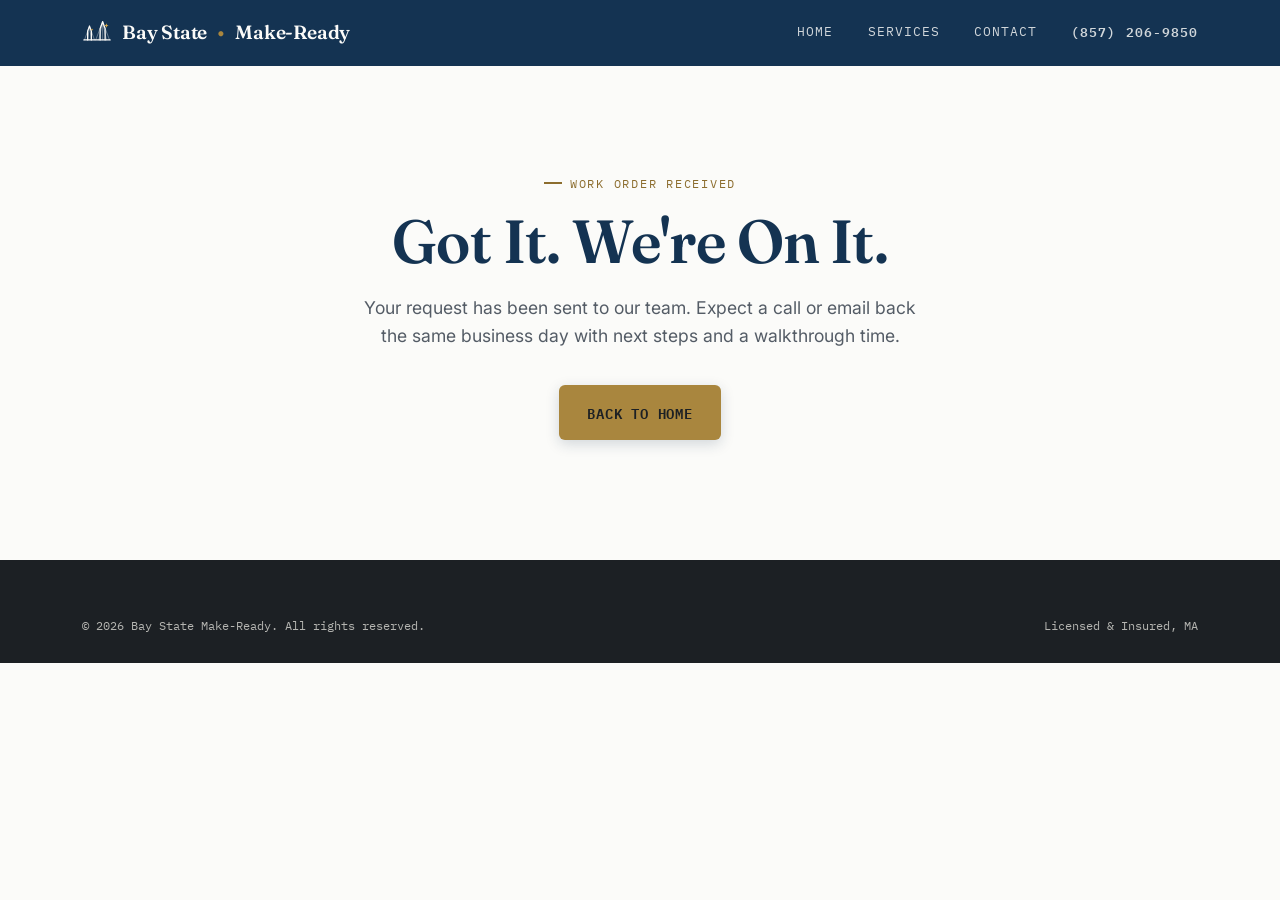
<file: thank-you.html>
<!DOCTYPE html>
<html lang="en">
<head>
<meta charset="UTF-8">
<meta name="viewport" content="width=device-width, initial-scale=1.0">
<title>Request Received | Bay State Make-Ready</title>
<meta name="description" content="Your work order request has been received. Bay State Make-Ready will follow up the same business day.">
<link rel="preconnect" href="https://fonts.googleapis.com">
<link rel="preconnect" href="https://fonts.gstatic.com" crossorigin>
<link href="https://fonts.googleapis.com/css2?family=Fraunces:ital,wght@0,500;0,600;0,700;1,600&family=IBM+Plex+Mono:wght@400;600&family=Inter:wght@400;500;600;700&display=swap" rel="stylesheet">
<link rel="stylesheet" href="styles.css">
</head>
<body>

<header class="site">
  <div class="nav-row">
    <a href="index.html" class="logo"><svg class="brand-mark" width="30" height="30" viewBox="0 0 48 48" fill="none" xmlns="http://www.w3.org/2000/svg" aria-hidden="true"><line x1="3" y1="35" x2="45" y2="35" stroke="currentColor" stroke-width="2" stroke-linecap="round"/><path d="M9 35V21L12 13L15 21V35" stroke="currentColor" stroke-width="2" stroke-linejoin="round" stroke-linecap="round"/><path d="M29 35V17L33 6L37 17V35" stroke="currentColor" stroke-width="2" stroke-linejoin="round" stroke-linecap="round"/><path d="M12 13L4 35M12 13L9 35M12 13L15 35M12 13L20 35" stroke="currentColor" stroke-width="1" stroke-linecap="round" opacity="0.55"/><path d="M33 6L22 35M33 6L27 35M33 6L33 35M33 6L39 35M33 6L44 35" stroke="currentColor" stroke-width="1" stroke-linecap="round" opacity="0.55"/><path d="M39 8.5L40 11L42.5 12L40 13L39 15.5L38 13L35.5 12L38 11Z" fill="#D9A94A"/><path d="M16 16.5L16.6 18L18.1 18.6L16.6 19.2L16 20.7L15.4 19.2L13.9 18.6L15.4 18Z" fill="#D9A94A"/></svg>Bay State<span class="dot">•</span>Make-Ready</a>
    <button class="menu-toggle" id="menuToggle" aria-label="Toggle menu" aria-expanded="false">☰</button>
    <nav class="links" id="navLinks">
      <a href="index.html">Home</a>
      <a href="services.html">Services</a>
      <a href="contact.html">Contact</a>
      <a href="contact.html" class="nav-phone">(857) 206-9850</a>
    </nav>
  </div>
</header>

<section style="padding-top:100px; padding-bottom:120px; text-align:center;">
  <div class="wrap">
    <span class="eyebrow" style="justify-content:center;">Work Order Received</span>
    <h1>Got It. We're On It.</h1>
    <p style="font-size:1.1rem; max-width:52ch; margin:18px auto 0;">Your request has been sent to our team. Expect a call or email back the same business day with next steps and a walkthrough time.</p>
    <div style="margin-top:36px;">
      <a href="index.html" class="btn btn-primary">Back to Home</a>
    </div>
  </div>
</section>

<footer class="site">
  <div class="wrap">
    <div class="footer-bottom" style="border-top:none; padding-top:0;">
      <span>© 2026 Bay State Make-Ready. All rights reserved.</span>
      <span>Licensed &amp; Insured, MA</span>
    </div>
  </div>
</footer>

</body>
</html>
</file>
<file: styles.css>
/* ============================================
   BAY STATE MAKE-READY — design tokens
   Theme: property work-order / job ticket,
   executed in a clean, professional register —
   structured labels and ticket numbering as
   information, not craft-paper decoration.
   ============================================ */

:root {
  --kraft: #EEF1F4;        /* cool neutral card / alt-section background */
  --kraft-dark: #E2E6EA;   /* deeper neutral, subtle contrast layer */
  --ink: #1C2024;          /* primary text, near-black */
  --ink-soft: #545C66;     /* secondary text */
  --blueprint: #143352;    /* primary brand navy */
  --blueprint-light: #1F4B76;
  --amber: #A9863E;        /* brass accent / CTA */
  --amber-dark: #8C6D2E;
  --sage: #3F6B54;         /* confirmation / checkmark green */
  --rust: #A24632;         /* reserved accent, used sparingly */
  --paper-white: #FBFBF9;  /* page background */
  --line: #DDE1E5;         /* hairline / divider color */

  --font-display: "Fraunces", Georgia, serif;
  --font-body: "Inter", -apple-system, BlinkMacSystemFont, sans-serif;
  --font-mono: "IBM Plex Mono", "Courier New", monospace;

  --radius: 6px;
  --max-width: 1180px;
}

* { box-sizing: border-box; }

html {
  scroll-behavior: smooth;
}

body {
  margin: 0;
  background: var(--paper-white);
  color: var(--ink);
  font-family: var(--font-body);
  font-size: 16px;
  line-height: 1.55;
  -webkit-font-smoothing: antialiased;
}

@media (prefers-reduced-motion: reduce) {
  * { animation-duration: 0.01ms !important; animation-iteration-count: 1 !important; transition-duration: 0.01ms !important; scroll-behavior: auto !important; }
}

img { max-width: 100%; display: block; }
a { color: inherit; }

.wrap {
  max-width: var(--max-width);
  margin: 0 auto;
  padding: 0 32px;
}

/* ---------- Typography ---------- */

h1, h2, h3, .display {
  font-family: var(--font-display);
  font-weight: 600;
  color: var(--blueprint);
  line-height: 1.14;
  letter-spacing: -0.01em;
  margin: 0;
}

h1 { font-size: clamp(2.4rem, 4.8vw, 3.8rem); font-weight: 600; }
h2 { font-size: clamp(1.65rem, 3vw, 2.35rem); }
h3 { font-size: 1.15rem; font-weight: 600; letter-spacing: 0; }

.accent-italic {
  font-style: italic;
  font-weight: 500;
  color: var(--amber-dark);
}

p { margin: 0 0 1em; color: var(--ink-soft); }

.eyebrow {
  font-family: var(--font-mono);
  font-size: 0.78rem;
  letter-spacing: 0.14em;
  text-transform: uppercase;
  color: var(--amber-dark);
  display: inline-flex;
  align-items: center;
  gap: 8px;
  margin-bottom: 14px;
}

.eyebrow::before {
  content: "";
  width: 18px;
  height: 2px;
  background: var(--amber-dark);
  display: inline-block;
}

.ticket-no {
  font-family: var(--font-mono);
  font-size: 0.78rem;
  color: var(--ink-soft);
  letter-spacing: 0.04em;
}

/* ---------- Buttons ---------- */

.btn {
  display: inline-flex;
  align-items: center;
  gap: 10px;
  font-family: var(--font-mono);
  font-size: 0.85rem;
  letter-spacing: 0.06em;
  text-transform: uppercase;
  text-decoration: none;
  padding: 15px 26px;
  border-radius: var(--radius);
  border: 2px solid transparent;
  cursor: pointer;
  transition: transform 0.15s ease, box-shadow 0.15s ease;
}

.btn:hover { transform: translateY(-2px); }
.btn:focus-visible { outline: 3px solid var(--blueprint); outline-offset: 3px; }

.btn-primary {
  background: var(--amber);
  color: var(--ink);
  font-weight: 600;
  box-shadow: 0 4px 14px rgba(20,51,82,0.18);
}
.btn-primary:hover { box-shadow: 0 8px 20px rgba(20,51,82,0.24); background: var(--amber-dark); color: var(--paper-white); }

.btn-ghost {
  background: transparent;
  border-color: var(--blueprint);
  color: var(--blueprint);
}
.btn-ghost:hover { background: var(--blueprint); color: var(--paper-white); }

.btn-light {
  background: var(--paper-white);
  color: var(--blueprint);
  box-shadow: 0 4px 14px rgba(0,0,0,0.14);
}

/* ---------- Header / Nav ---------- */

header.site {
  background: var(--blueprint);
  color: var(--paper-white);
  position: sticky;
  top: 0;
  z-index: 50;
}

.nav-row {
  display: flex;
  align-items: center;
  justify-content: space-between;
  padding: 18px 32px;
  max-width: var(--max-width);
  margin: 0 auto;
}

.logo {
  font-family: var(--font-display);
  font-weight: 600;
  color: var(--paper-white);
  text-decoration: none;
  font-size: 1.2rem;
  letter-spacing: -0.01em;
  display: flex;
  align-items: center;
  gap: 10px;
}
.logo .dot { color: var(--amber); }
.logo .brand-mark { flex: none; color: var(--paper-white); }

nav.links {
  display: flex;
  align-items: center;
  gap: 34px;
}

nav.links a {
  font-family: var(--font-mono);
  font-size: 0.82rem;
  letter-spacing: 0.08em;
  text-transform: uppercase;
  text-decoration: none;
  color: var(--paper-white);
  opacity: 0.82;
  transition: opacity 0.15s ease;
  padding: 4px 0;
  border-bottom: 2px solid transparent;
}
nav.links a:hover { opacity: 1; }
nav.links a.active { opacity: 1; border-bottom-color: var(--amber); }

.nav-phone {
  font-family: var(--font-mono);
  font-weight: 600;
}

.menu-toggle {
  display: none;
  background: none;
  border: 1px solid rgba(247,245,238,0.4);
  border-radius: var(--radius);
  color: var(--paper-white);
  width: 42px;
  height: 42px;
  font-size: 1.2rem;
  cursor: pointer;
}

@media (max-width: 820px) {
  nav.links {
    position: absolute;
    top: 100%;
    left: 0;
    right: 0;
    background: var(--blueprint-light);
    flex-direction: column;
    align-items: flex-start;
    gap: 0;
    max-height: 0;
    overflow: hidden;
    transition: max-height 0.25s ease;
  }
  nav.links.open { max-height: 340px; }
  nav.links a { padding: 16px 32px; width: 100%; border-bottom: 1px solid rgba(247,245,238,0.12); }
  nav.links a.active { border-bottom: 1px solid var(--amber); }
  .menu-toggle { display: block; }
}

/* ---------- Section rhythm ---------- */

section { padding: 96px 0; }
@media (max-width: 640px) { section { padding: 64px 0; } }

.section-alt { background: var(--kraft); }
.section-dark { background: var(--blueprint); color: var(--paper-white); }
.section-dark h2, .section-dark h3 { color: var(--paper-white); }
.section-dark p { color: rgba(247,245,238,0.78); }

/* ---------- Work-order ticket card (signature element) ---------- */

.ticket {
  background: var(--kraft);
  border-radius: var(--radius);
  position: relative;
  box-shadow: 0 10px 30px rgba(20,51,82,0.08);
  border: 1px solid var(--line);
  border-left: 3px solid var(--blueprint);
}

.ticket-perf {
  border-top: 1px solid var(--line);
}

/* ---------- Checklist ticks ---------- */

.check-item {
  display: flex;
  align-items: center;
  gap: 12px;
  font-family: var(--font-mono);
  font-size: 0.95rem;
  padding: 10px 0;
  border-bottom: 1px dashed var(--line);
}
.check-item:last-child { border-bottom: none; }

.check-box {
  width: 22px;
  height: 22px;
  flex: none;
  border: 2px solid var(--blueprint);
  border-radius: 3px;
  display: flex;
  align-items: center;
  justify-content: center;
  background: var(--paper-white);
}
.check-box svg { width: 14px; height: 14px; opacity: 0; transform: scale(0.5); transition: opacity 0.3s ease, transform 0.3s ease; }
.check-item.checked .check-box svg { opacity: 1; transform: scale(1); }
.check-item.checked .check-box { background: var(--sage); border-color: var(--sage); }
.check-item.checked .check-box svg path { stroke: white; }

/* ---------- Stamp ---------- */

.stamp {
  display: inline-flex;
  align-items: center;
  justify-content: center;
  font-family: var(--font-mono);
  font-weight: 600;
  letter-spacing: 0.04em;
  color: var(--paper-white);
  background: var(--sage);
  border-radius: 20px;
  padding: 7px 16px;
  font-size: 0.8rem;
  opacity: 0;
  animation: stamp-in 0.4s ease-out 1.1s forwards;
}

@keyframes stamp-in {
  0% { opacity: 0; transform: translateY(4px); }
  100% { opacity: 1; transform: translateY(0); }
}

/* ---------- Grid utilities ---------- */

.grid-2 { display: grid; grid-template-columns: 1fr 1fr; gap: 56px; align-items: center; }
.grid-3 { display: grid; grid-template-columns: repeat(3, 1fr); gap: 28px; }
.grid-4 { display: grid; grid-template-columns: repeat(4, 1fr); gap: 24px; }

@media (max-width: 900px) {
  .grid-2 { grid-template-columns: 1fr; gap: 40px; }
  .grid-2 > * { order: initial !important; }
  .grid-3 { grid-template-columns: 1fr; }
  .grid-4 { grid-template-columns: 1fr 1fr; }
}
@media (max-width: 520px) {
  .grid-4 { grid-template-columns: 1fr; }
  .wrap { padding: 0 20px; }
}

/* ---------- Service cards ---------- */

.service-card {
  background: var(--paper-white);
  border: 1px solid var(--line);
  border-radius: var(--radius);
  padding: 30px 26px;
  position: relative;
  transition: transform 0.2s ease, box-shadow 0.2s ease;
}
.service-card:hover { transform: translateY(-3px); box-shadow: 0 12px 28px rgba(20,51,82,0.1); }

.service-card.featured {
  border-color: var(--amber);
  box-shadow: 0 12px 28px rgba(20,51,82,0.1);
}

.service-card .ticket-no { display: block; margin-bottom: 14px; }

/* ---------- Review / testimonial cards ---------- */

.review-card {
  background: var(--paper-white);
  border: 1px solid var(--line);
  border-radius: var(--radius);
  padding: 26px 26px 22px;
  box-shadow: 0 8px 22px rgba(20,51,82,0.08);
}

.review-card .stars {
  color: var(--amber-dark);
  font-size: 1rem;
  letter-spacing: 2px;
}

.review-quote {
  font-size: 0.98rem;
  color: var(--ink);
  margin: 16px 0 18px;
  line-height: 1.6;
}

.review-meta {
  display: flex;
  flex-direction: column;
  gap: 2px;
  padding-top: 14px;
  border-top: 1px dashed var(--line);
  font-size: 0.85rem;
}
.review-meta strong { color: var(--blueprint); font-family: var(--font-body); }
.review-meta span { color: var(--ink-soft); font-family: var(--font-mono); font-size: 0.78rem; }

/* ---------- Cleaning tiers ---------- */

.tier-card {
  background: var(--paper-white);
  border: 1px solid var(--line);
  border-radius: var(--radius);
  padding: 32px 28px;
  display: flex;
  flex-direction: column;
  position: relative;
  transition: transform 0.2s ease, box-shadow 0.2s ease;
}
.tier-card:hover { transform: translateY(-3px); box-shadow: 0 14px 30px rgba(20,51,82,0.1); }

.tier-card.featured {
  border-color: var(--amber);
  box-shadow: 0 14px 32px rgba(20,51,82,0.12);
}

.tier-badge {
  position: absolute;
  top: -13px;
  left: 28px;
  background: var(--amber);
  color: var(--ink);
  font-family: var(--font-mono);
  font-size: 0.7rem;
  font-weight: 600;
  letter-spacing: 0.05em;
  text-transform: uppercase;
  padding: 5px 12px;
  border-radius: 20px;
}

.tier-card h3 { color: var(--blueprint); margin-bottom: 6px; }
.tier-card .tier-tagline { font-size: 0.88rem; color: var(--ink-soft); margin-bottom: 18px; }

.tier-list {
  list-style: none;
  margin: 0;
  padding: 0;
  flex: 1;
}
.tier-list li {
  display: flex;
  align-items: flex-start;
  gap: 10px;
  font-size: 0.9rem;
  color: var(--ink);
  padding: 7px 0;
  border-bottom: 1px solid var(--line);
}
.tier-list li:last-child { border-bottom: none; }
.tier-list li::before {
  content: "";
  width: 6px;
  height: 6px;
  border-radius: 50%;
  background: var(--sage);
  margin-top: 7px;
  flex: none;
}

/* ---------- Add-on cards ---------- */

.addon-card {
  background: var(--kraft);
  border: 1px solid var(--line);
  border-radius: var(--radius);
  padding: 22px 22px;
}
.addon-card h3 { font-size: 1rem; color: var(--blueprint); margin-bottom: 6px; }
.addon-card p { font-size: 0.88rem; margin: 0; }

.grid-addons {
  display: grid;
  grid-template-columns: repeat(auto-fit, minmax(200px, 1fr));
  gap: 20px;
}

/* ---------- Process timeline ---------- */

.timeline {
  display: grid;
  grid-template-columns: repeat(4, 1fr);
  gap: 24px;
  position: relative;
}
@media (max-width: 900px) { .timeline { grid-template-columns: 1fr; } }

.timeline-step {
  position: relative;
  padding-top: 18px;
  border-top: 3px solid var(--amber);
}

.timeline-step .ticket-no { color: var(--amber-dark); font-weight: 600; }

/* ---------- Stat band ---------- */

.stat-band {
  display: grid;
  grid-template-columns: repeat(4, 1fr);
  gap: 20px;
  text-align: center;
}
@media (max-width: 700px) { .stat-band { grid-template-columns: 1fr 1fr; } }

.stat-num {
  font-family: var(--font-display);
  font-size: 2.6rem;
  color: var(--amber);
}
.stat-label {
  font-family: var(--font-mono);
  font-size: 0.75rem;
  letter-spacing: 0.06em;
  text-transform: uppercase;
  opacity: 0.75;
}

/* ---------- Scroll reveal ---------- */

.reveal {
  opacity: 0;
  transform: translateY(18px);
  transition: opacity 0.6s ease, transform 0.6s ease;
}
.reveal.visible {
  opacity: 1;
  transform: translateY(0);
}

/* ---------- Footer ---------- */

footer.site {
  background: var(--ink);
  color: rgba(247,245,238,0.7);
  padding: 56px 0 28px;
}
footer.site h3 { color: var(--paper-white); font-size: 1rem; }
footer.site a { text-decoration: none; color: rgba(247,245,238,0.7); }
footer.site a:hover { color: var(--amber); }
.footer-grid {
  display: grid;
  grid-template-columns: 1.4fr 1fr 1fr;
  gap: 40px;
  margin-bottom: 40px;
}
@media (max-width: 700px) { .footer-grid { grid-template-columns: 1fr; } }
.footer-bottom {
  border-top: 1px solid rgba(247,245,238,0.15);
  padding-top: 22px;
  font-family: var(--font-mono);
  font-size: 0.78rem;
  display: flex;
  justify-content: space-between;
  flex-wrap: wrap;
  gap: 10px;
}

/* ---------- Forms ---------- */

.form-row { margin-bottom: 20px; }
.form-row label {
  display: block;
  font-family: var(--font-mono);
  font-size: 0.78rem;
  letter-spacing: 0.06em;
  text-transform: uppercase;
  color: var(--blueprint);
  margin-bottom: 8px;
}
.form-row input,
.form-row select,
.form-row textarea {
  width: 100%;
  padding: 13px 14px;
  border: 1.5px solid var(--line);
  border-radius: var(--radius);
  background: var(--paper-white);
  font-family: var(--font-body);
  font-size: 0.95rem;
  color: var(--ink);
}
.form-row input:focus,
.form-row select:focus,
.form-row textarea:focus {
  outline: none;
  border-color: var(--blueprint);
}
.form-row textarea { resize: vertical; min-height: 120px; }

/* ---------- Misc ---------- */

.divider-dash {
  border: none;
  border-top: 2px dashed var(--line);
  margin: 0;
}

.tag-row { display: flex; gap: 10px; flex-wrap: wrap; margin-top: 18px; }
.tag {
  font-family: var(--font-mono);
  font-size: 0.72rem;
  text-transform: uppercase;
  letter-spacing: 0.05em;
  background: rgba(20,51,82,0.07);
  color: var(--blueprint);
  padding: 5px 10px;
  border-radius: 20px;
}
</file>
